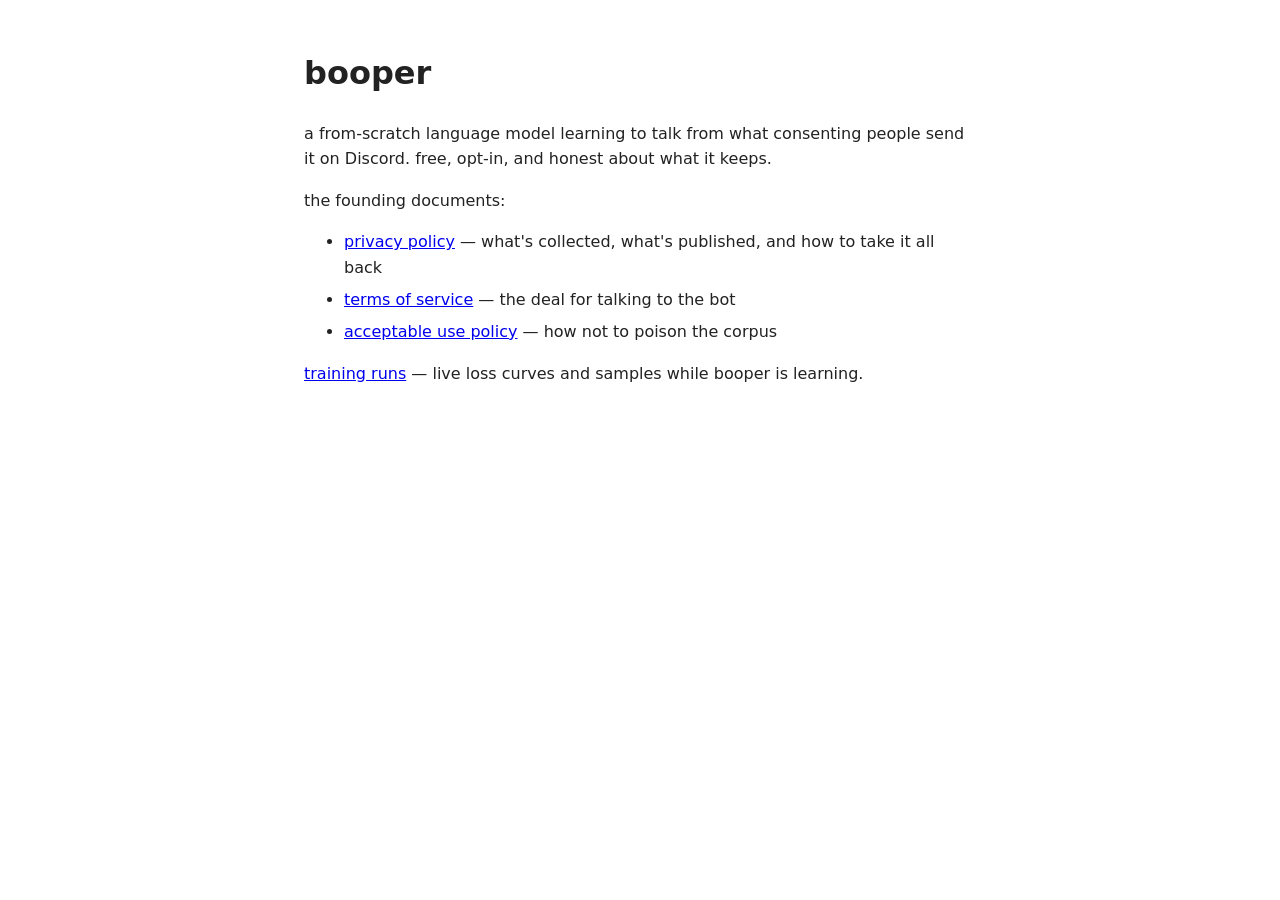
<file: site/public/index.html>
<!doctype html>
<html lang="en">
<head>
<meta charset="utf-8">
<meta name="viewport" content="width=device-width, initial-scale=1">
<title>booper</title>
<style>
  body { font-family: system-ui, sans-serif; max-width: 42rem; margin: 3rem auto; padding: 0 1rem; line-height: 1.6; color: #222; background: #fff; }
  li { margin: 0.4rem 0; }
  @media (prefers-color-scheme: dark) { body { color: #ddd; background: #111; } a { color: #8ab4f8; } }
</style>
</head>
<body>
<h1>booper</h1>
<p>a from-scratch language model learning to talk from what consenting people send it on Discord.
free, opt-in, and honest about what it keeps.</p>
<p>the founding documents:</p>
<ul>
  <li><a href="/privacy">privacy policy</a> — what's collected, what's published, and how to take it all back</li>
  <li><a href="/terms">terms of service</a> — the deal for talking to the bot</li>
  <li><a href="/aup">acceptable use policy</a> — how not to poison the corpus</li>
</ul>
<p><a href="/runs">training runs</a> — live loss curves and samples while booper is learning.</p>
</body>
</html>
</file>
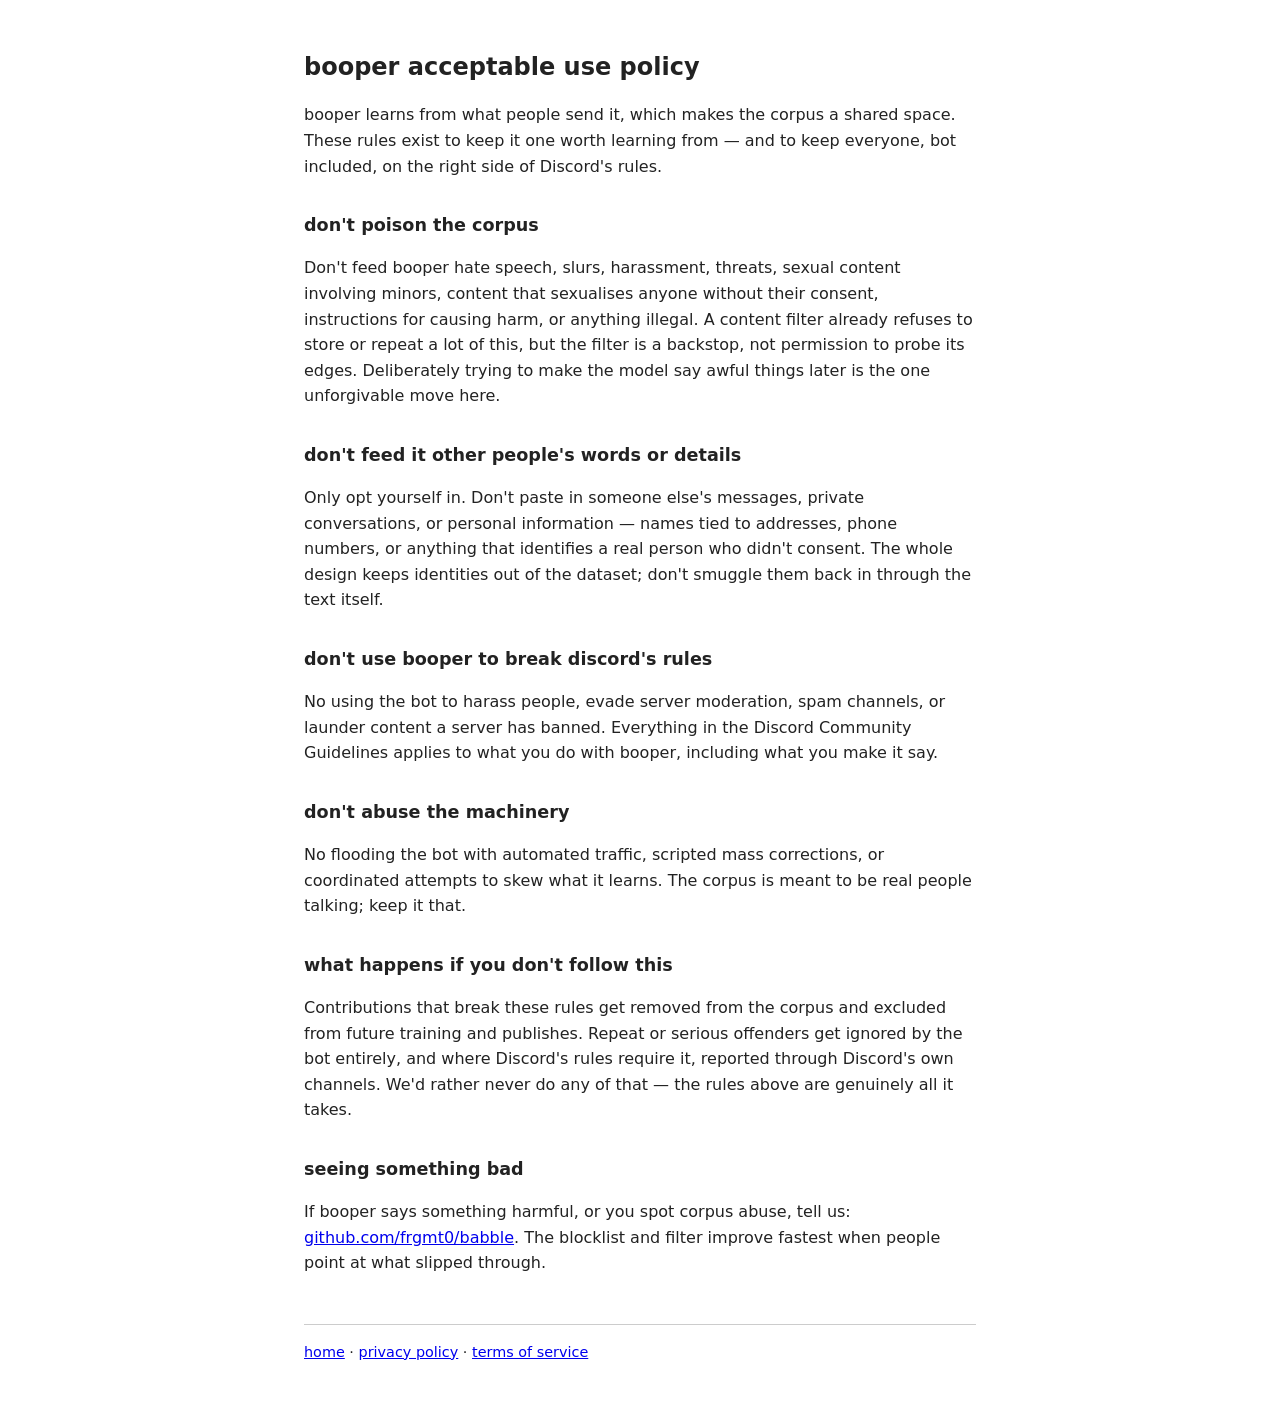
<file: site/public/aup.html>
<!doctype html>
<html lang="en">
<head>
<meta charset="utf-8">
<meta name="viewport" content="width=device-width, initial-scale=1">
<title>booper — acceptable use</title>
<style>
  body { font-family: system-ui, sans-serif; max-width: 42rem; margin: 3rem auto; padding: 0 1rem; line-height: 1.6; color: #222; background: #fff; }
  h1 { font-size: 1.5rem; }
  h2 { font-size: 1.1rem; margin-top: 2rem; }
  code { background: #f2f2f2; padding: 0.1rem 0.3rem; border-radius: 3px; }
  nav { margin-top: 3rem; padding-top: 1rem; border-top: 1px solid #ccc; font-size: 0.9rem; }
  @media (prefers-color-scheme: dark) { body { color: #ddd; background: #111; } code { background: #2a2a2a; } a { color: #8ab4f8; } nav { border-color: #333; } }
</style>
</head>
<body>
<h1>booper acceptable use policy</h1>
<p>booper learns from what people send it, which makes the corpus a shared space. These rules
exist to keep it one worth learning from — and to keep everyone, bot included, on the right side
of Discord's rules.</p>

<h2>don't poison the corpus</h2>
<p>Don't feed booper hate speech, slurs, harassment, threats, sexual content involving minors,
content that sexualises anyone without their consent, instructions for causing harm, or anything
illegal. A content filter already refuses to store or repeat a lot of this, but the filter is a
backstop, not permission to probe its edges. Deliberately trying to make the model say awful
things later is the one unforgivable move here.</p>

<h2>don't feed it other people's words or details</h2>
<p>Only opt yourself in. Don't paste in someone else's messages, private conversations, or
personal information — names tied to addresses, phone numbers, or anything that identifies a real
person who didn't consent. The whole design keeps identities out of the dataset; don't smuggle
them back in through the text itself.</p>

<h2>don't use booper to break discord's rules</h2>
<p>No using the bot to harass people, evade server moderation, spam channels, or launder content
a server has banned. Everything in the Discord Community Guidelines applies to what you do with
booper, including what you make it say.</p>

<h2>don't abuse the machinery</h2>
<p>No flooding the bot with automated traffic, scripted mass corrections, or coordinated attempts
to skew what it learns. The corpus is meant to be real people talking; keep it that.</p>

<h2>what happens if you don't follow this</h2>
<p>Contributions that break these rules get removed from the corpus and excluded from future
training and publishes. Repeat or serious offenders get ignored by the bot entirely, and where
Discord's rules require it, reported through Discord's own channels. We'd rather never do any of
that — the rules above are genuinely all it takes.</p>

<h2>seeing something bad</h2>
<p>If booper says something harmful, or you spot corpus abuse, tell us:
<a href="https://github.com/frgmt0/babble">github.com/frgmt0/babble</a>. The blocklist and filter
improve fastest when people point at what slipped through.</p>

<nav><a href="/">home</a> · <a href="/privacy">privacy policy</a> · <a href="/terms">terms of service</a></nav>
</body>
</html>
</file>
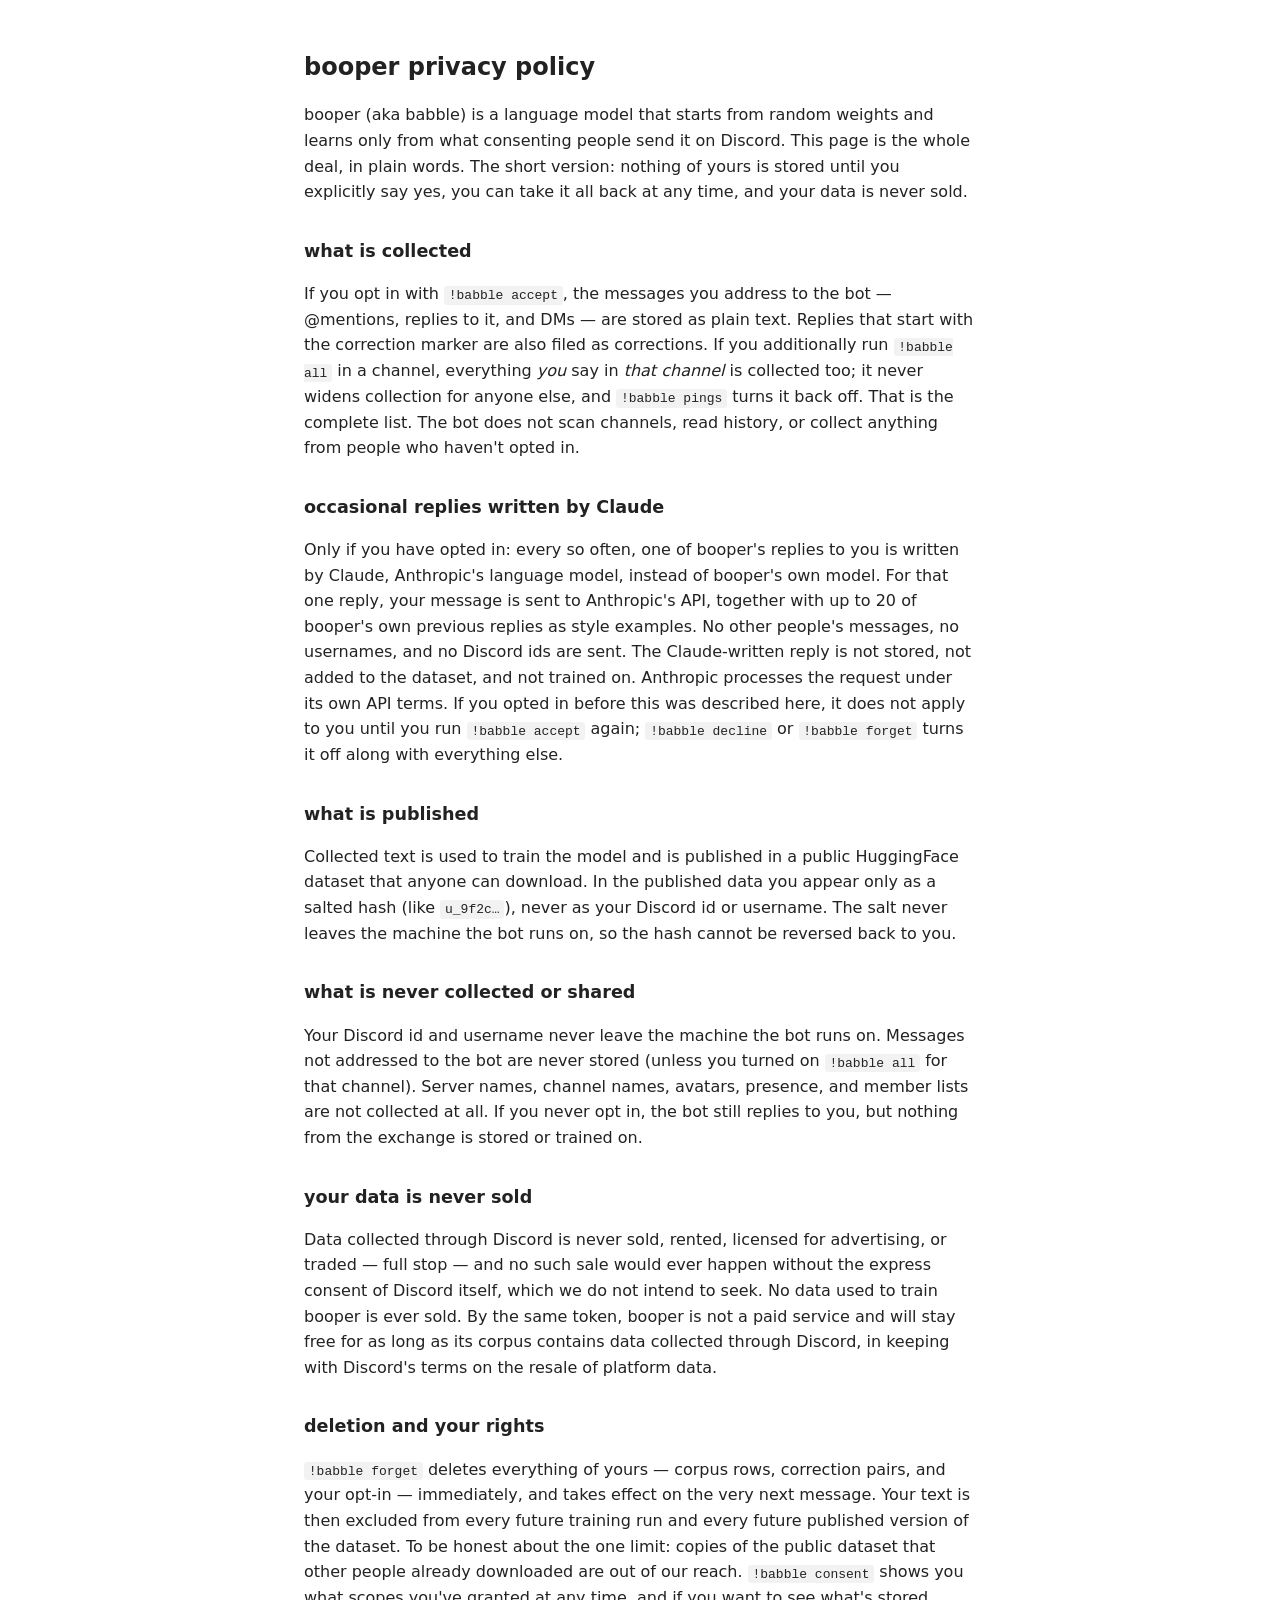
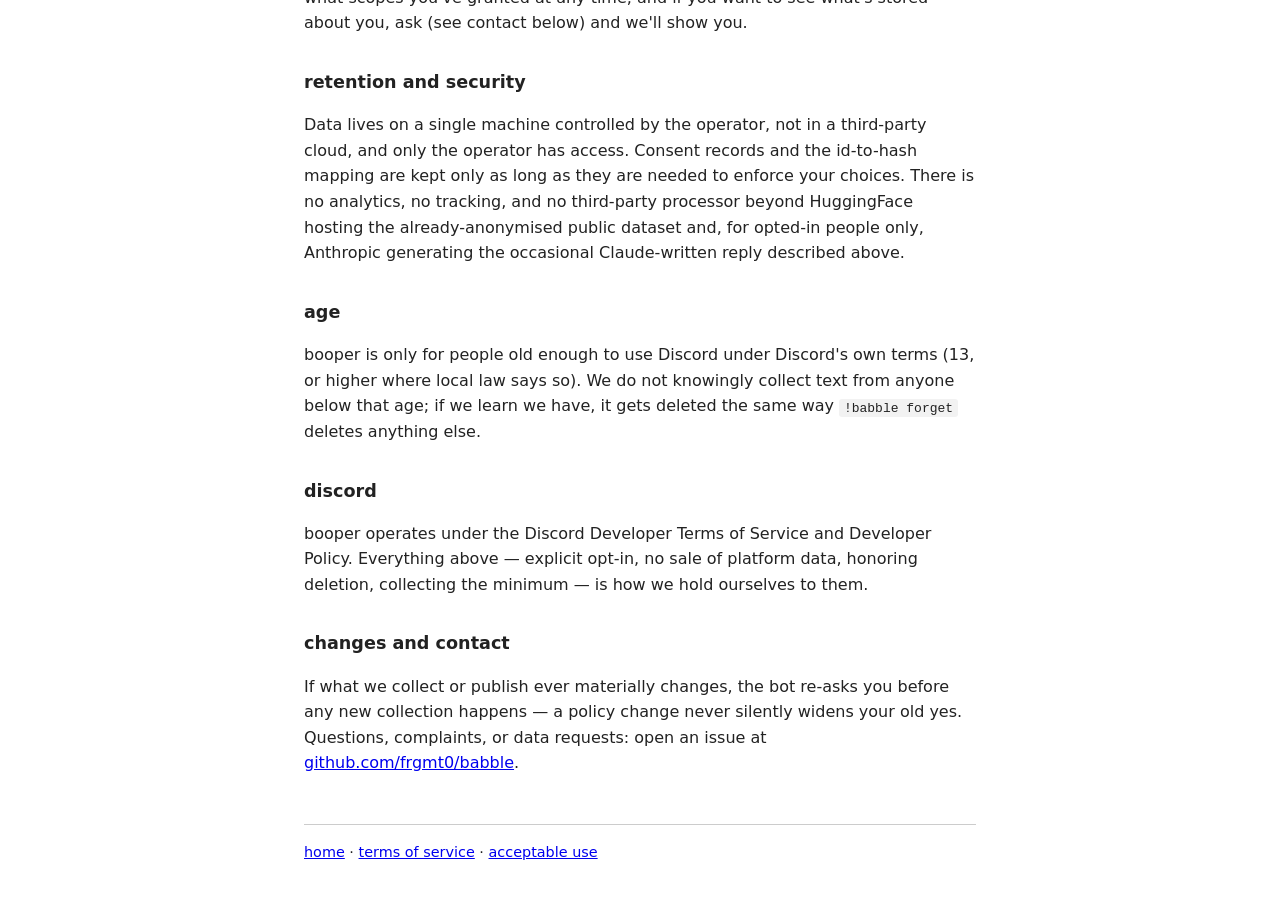
<file: site/public/privacy.html>
<!doctype html>
<html lang="en">
<head>
<meta charset="utf-8">
<meta name="viewport" content="width=device-width, initial-scale=1">
<title>booper — privacy</title>
<style>
  body { font-family: system-ui, sans-serif; max-width: 42rem; margin: 3rem auto; padding: 0 1rem; line-height: 1.6; color: #222; background: #fff; }
  h1 { font-size: 1.5rem; }
  h2 { font-size: 1.1rem; margin-top: 2rem; }
  code { background: #f2f2f2; padding: 0.1rem 0.3rem; border-radius: 3px; }
  nav { margin-top: 3rem; padding-top: 1rem; border-top: 1px solid #ccc; font-size: 0.9rem; }
  @media (prefers-color-scheme: dark) { body { color: #ddd; background: #111; } code { background: #2a2a2a; } a { color: #8ab4f8; } nav { border-color: #333; } }
</style>
</head>
<body>
<h1>booper privacy policy</h1>
<p>booper (aka babble) is a language model that starts from random weights and learns only from what
consenting people send it on Discord. This page is the whole deal, in plain words. The short
version: nothing of yours is stored until you explicitly say yes, you can take it all back at any
time, and your data is never sold.</p>

<h2>what is collected</h2>
<p>If you opt in with <code>!babble accept</code>, the messages you address to the bot —
@mentions, replies to it, and DMs — are stored as plain text. Replies that start with the
correction marker are also filed as corrections. If you additionally run <code>!babble all</code>
in a channel, everything <em>you</em> say in <em>that channel</em> is collected too; it never
widens collection for anyone else, and <code>!babble pings</code> turns it back off. That is the
complete list. The bot does not scan channels, read history, or collect anything from people who
haven't opted in.</p>

<h2>occasional replies written by Claude</h2>
<p>Only if you have opted in: every so often, one of booper's replies to you is written by Claude,
Anthropic's language model, instead of booper's own model. For that one reply, your message is sent
to Anthropic's API, together with up to 20 of booper's own previous replies as style examples. No
other people's messages, no usernames, and no Discord ids are sent. The Claude-written reply is not
stored, not added to the dataset, and not trained on. Anthropic processes the request under its own
API terms. If you opted in before this was described here, it does not apply to you until you run
<code>!babble accept</code> again; <code>!babble decline</code> or <code>!babble forget</code> turns it
off along with everything else.</p>

<h2>what is published</h2>
<p>Collected text is used to train the model and is published in a public HuggingFace dataset that
anyone can download. In the published data you appear only as a salted hash (like
<code>u_9f2c…</code>), never as your Discord id or username. The salt never leaves the machine the
bot runs on, so the hash cannot be reversed back to you.</p>

<h2>what is never collected or shared</h2>
<p>Your Discord id and username never leave the machine the bot runs on. Messages not addressed to
the bot are never stored (unless you turned on <code>!babble all</code> for that channel). Server
names, channel names, avatars, presence, and member lists are not collected at all. If you never
opt in, the bot still replies to you, but nothing from the exchange is stored or trained on.</p>

<h2>your data is never sold</h2>
<p>Data collected through Discord is never sold, rented, licensed for advertising, or traded —
full stop — and no such sale would ever happen without the express consent of Discord itself,
which we do not intend to seek. No data used to train booper is ever sold. By the same token,
booper is not a paid service and will stay free for as long as its corpus contains data collected
through Discord, in keeping with Discord's terms on the resale of platform data.</p>

<h2>deletion and your rights</h2>
<p><code>!babble forget</code> deletes everything of yours — corpus rows, correction pairs, and
your opt-in — immediately, and takes effect on the very next message. Your text is then excluded
from every future training run and every future published version of the dataset. To be honest
about the one limit: copies of the public dataset that other people already downloaded are out of
our reach. <code>!babble consent</code> shows you what scopes you've granted at any time, and if
you want to see what's stored about you, ask (see contact below) and we'll show you.</p>

<h2>retention and security</h2>
<p>Data lives on a single machine controlled by the operator, not in a third-party cloud, and only
the operator has access. Consent records and the id-to-hash mapping are kept only as long as they
are needed to enforce your choices. There is no analytics, no tracking, and no third-party
processor beyond HuggingFace hosting the already-anonymised public dataset and, for opted-in
people only, Anthropic generating the occasional Claude-written reply described above.</p>

<h2>age</h2>
<p>booper is only for people old enough to use Discord under Discord's own terms (13, or higher
where local law says so). We do not knowingly collect text from anyone below that age; if we learn
we have, it gets deleted the same way <code>!babble forget</code> deletes anything else.</p>

<h2>discord</h2>
<p>booper operates under the Discord Developer Terms of Service and Developer Policy. Everything
above — explicit opt-in, no sale of platform data, honoring deletion, collecting the minimum — is
how we hold ourselves to them.</p>

<h2>changes and contact</h2>
<p>If what we collect or publish ever materially changes, the bot re-asks you before any new
collection happens — a policy change never silently widens your old yes. Questions, complaints, or
data requests: open an issue at
<a href="https://github.com/frgmt0/babble">github.com/frgmt0/babble</a>.</p>

<nav><a href="/">home</a> · <a href="/terms">terms of service</a> · <a href="/aup">acceptable use</a></nav>
</body>
</html>
</file>
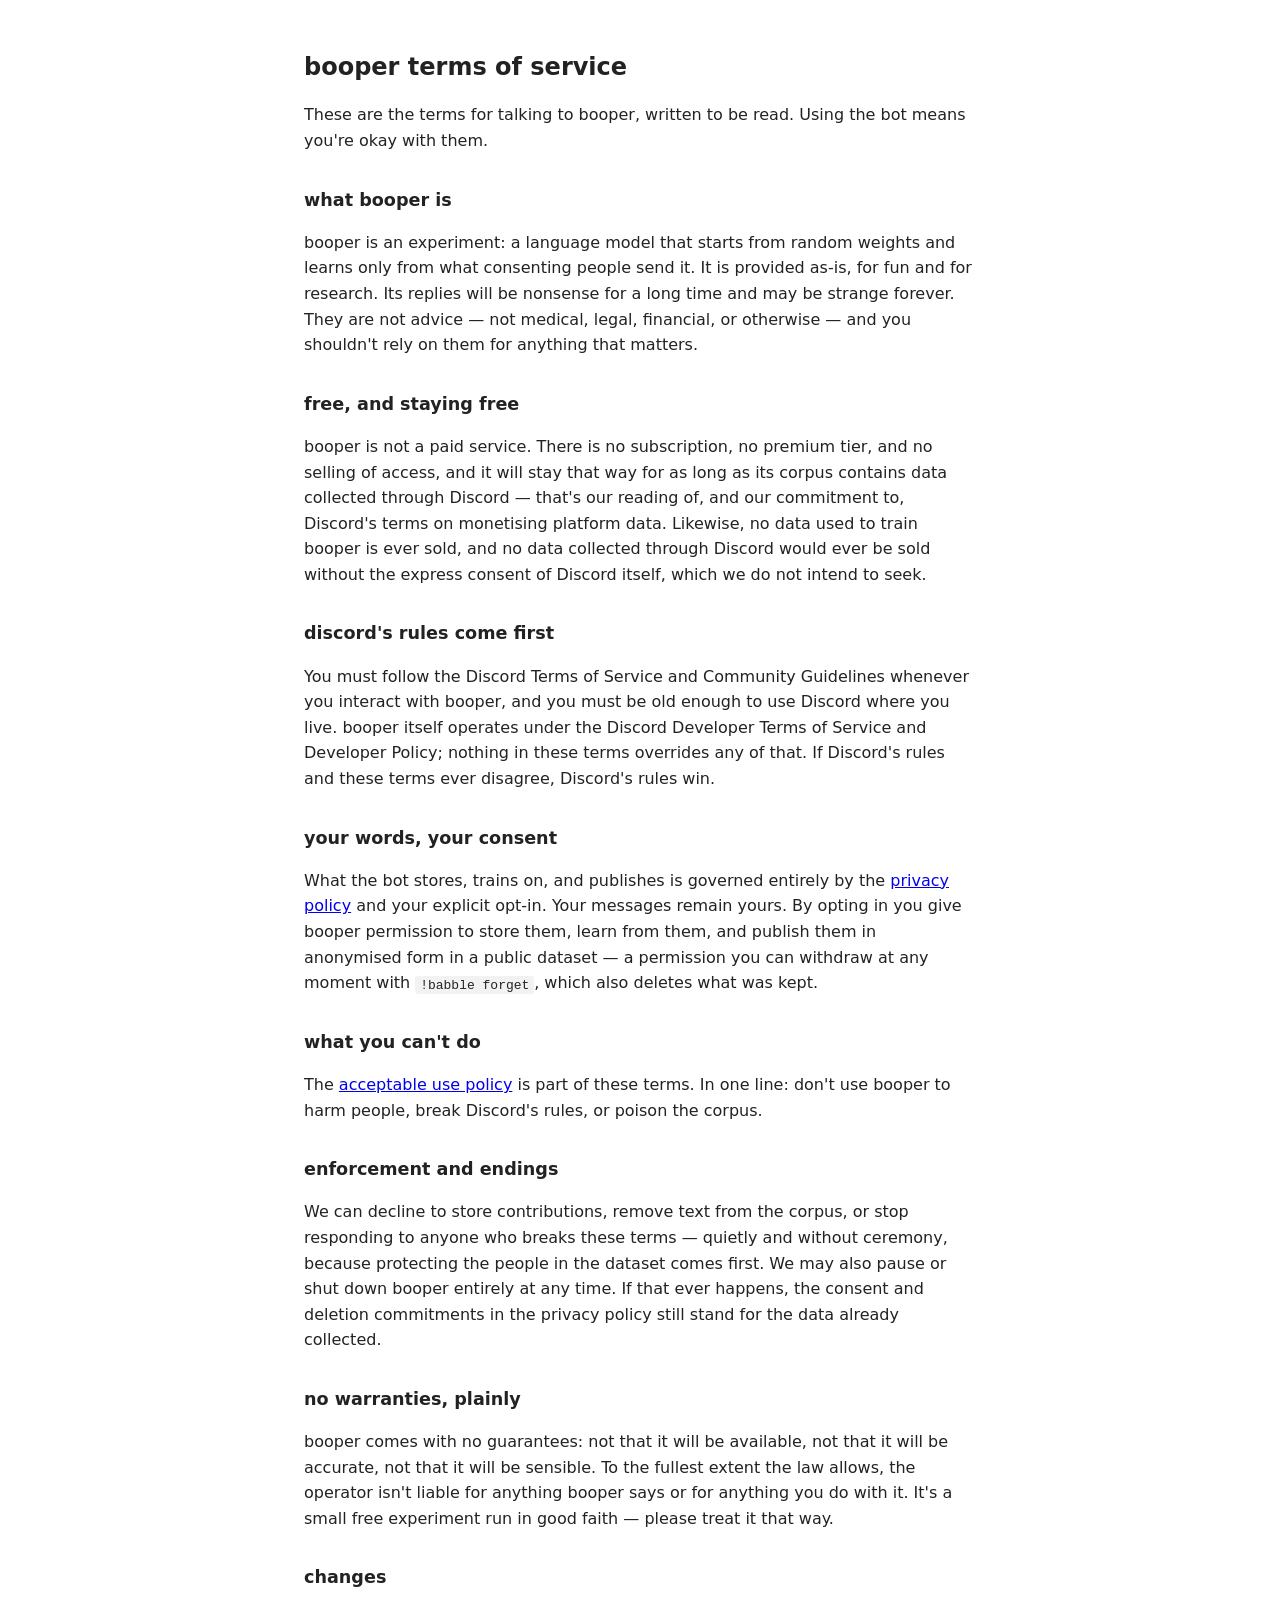
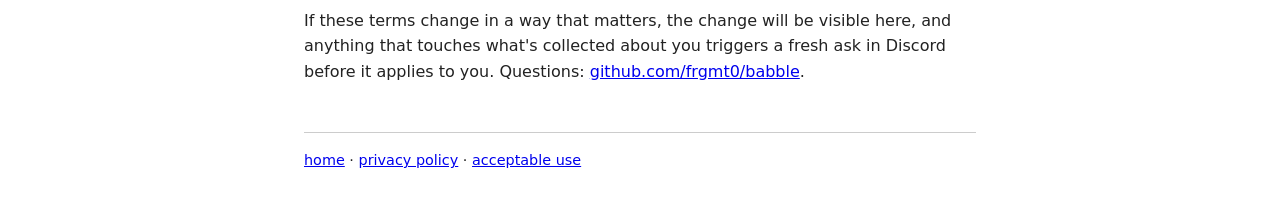
<file: site/public/terms.html>
<!doctype html>
<html lang="en">
<head>
<meta charset="utf-8">
<meta name="viewport" content="width=device-width, initial-scale=1">
<title>booper — terms of service</title>
<style>
  body { font-family: system-ui, sans-serif; max-width: 42rem; margin: 3rem auto; padding: 0 1rem; line-height: 1.6; color: #222; background: #fff; }
  h1 { font-size: 1.5rem; }
  h2 { font-size: 1.1rem; margin-top: 2rem; }
  code { background: #f2f2f2; padding: 0.1rem 0.3rem; border-radius: 3px; }
  nav { margin-top: 3rem; padding-top: 1rem; border-top: 1px solid #ccc; font-size: 0.9rem; }
  @media (prefers-color-scheme: dark) { body { color: #ddd; background: #111; } code { background: #2a2a2a; } a { color: #8ab4f8; } nav { border-color: #333; } }
</style>
</head>
<body>
<h1>booper terms of service</h1>
<p>These are the terms for talking to booper, written to be read. Using the bot means you're okay
with them.</p>

<h2>what booper is</h2>
<p>booper is an experiment: a language model that starts from random weights and learns only from
what consenting people send it. It is provided as-is, for fun and for research. Its replies will
be nonsense for a long time and may be strange forever. They are not advice — not medical, legal,
financial, or otherwise — and you shouldn't rely on them for anything that matters.</p>

<h2>free, and staying free</h2>
<p>booper is not a paid service. There is no subscription, no premium tier, and no selling of
access, and it will stay that way for as long as its corpus contains data collected through
Discord — that's our reading of, and our commitment to, Discord's terms on monetising platform
data. Likewise, no data used to train booper is ever sold, and no data collected through Discord
would ever be sold without the express consent of Discord itself, which we do not intend to
seek.</p>

<h2>discord's rules come first</h2>
<p>You must follow the Discord Terms of Service and Community Guidelines whenever you interact
with booper, and you must be old enough to use Discord where you live. booper itself operates
under the Discord Developer Terms of Service and Developer Policy; nothing in these terms
overrides any of that. If Discord's rules and these terms ever disagree, Discord's rules win.</p>

<h2>your words, your consent</h2>
<p>What the bot stores, trains on, and publishes is governed entirely by the
<a href="/privacy">privacy policy</a> and your explicit opt-in. Your messages remain yours. By
opting in you give booper permission to store them, learn from them, and publish them in
anonymised form in a public dataset — a permission you can withdraw at any moment with
<code>!babble forget</code>, which also deletes what was kept.</p>

<h2>what you can't do</h2>
<p>The <a href="/aup">acceptable use policy</a> is part of these terms. In one line: don't use
booper to harm people, break Discord's rules, or poison the corpus.</p>

<h2>enforcement and endings</h2>
<p>We can decline to store contributions, remove text from the corpus, or stop responding to
anyone who breaks these terms — quietly and without ceremony, because protecting the people in
the dataset comes first. We may also pause or shut down booper entirely at any time. If that ever
happens, the consent and deletion commitments in the privacy policy still stand for the data
already collected.</p>

<h2>no warranties, plainly</h2>
<p>booper comes with no guarantees: not that it will be available, not that it will be accurate,
not that it will be sensible. To the fullest extent the law allows, the operator isn't liable for
anything booper says or for anything you do with it. It's a small free experiment run in good
faith — please treat it that way.</p>

<h2>changes</h2>
<p>If these terms change in a way that matters, the change will be visible here, and anything that
touches what's collected about you triggers a fresh ask in Discord before it applies to you.
Questions: <a href="https://github.com/frgmt0/babble">github.com/frgmt0/babble</a>.</p>

<nav><a href="/">home</a> · <a href="/privacy">privacy policy</a> · <a href="/aup">acceptable use</a></nav>
</body>
</html>
</file>
